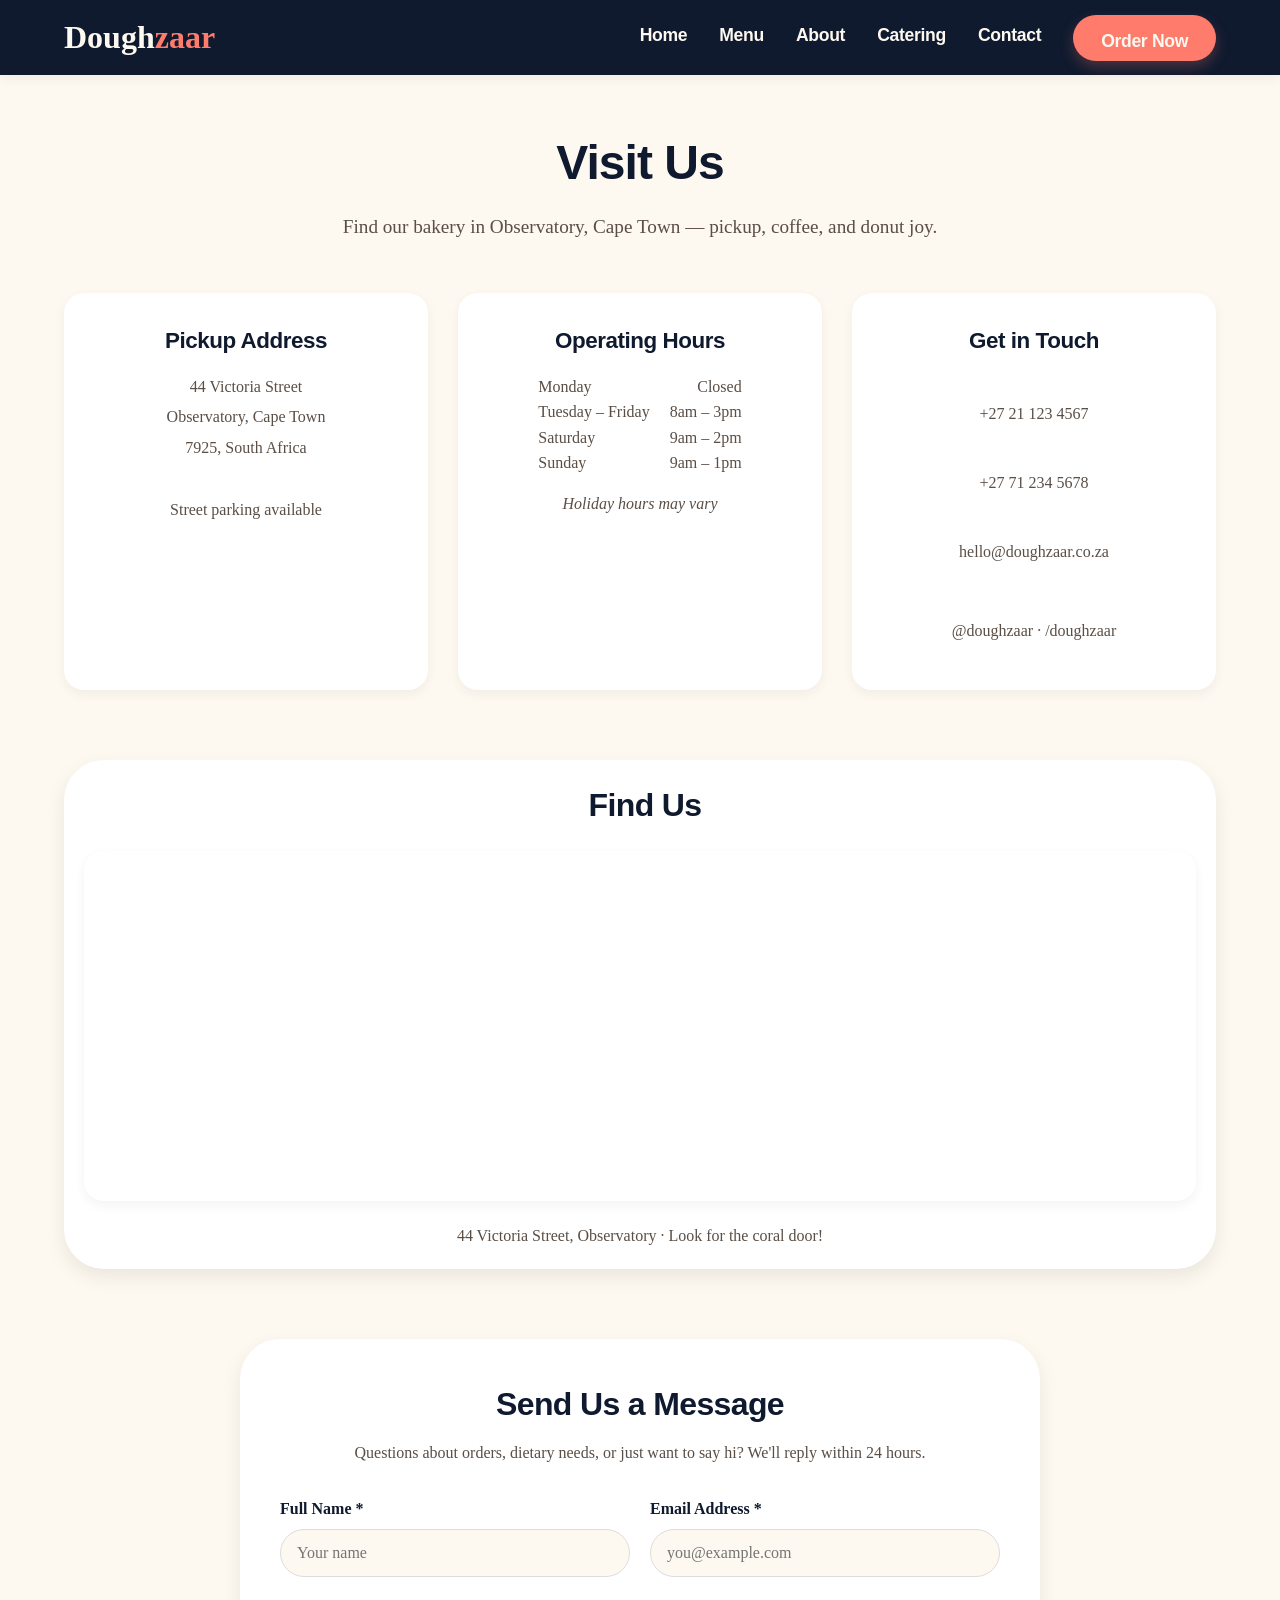
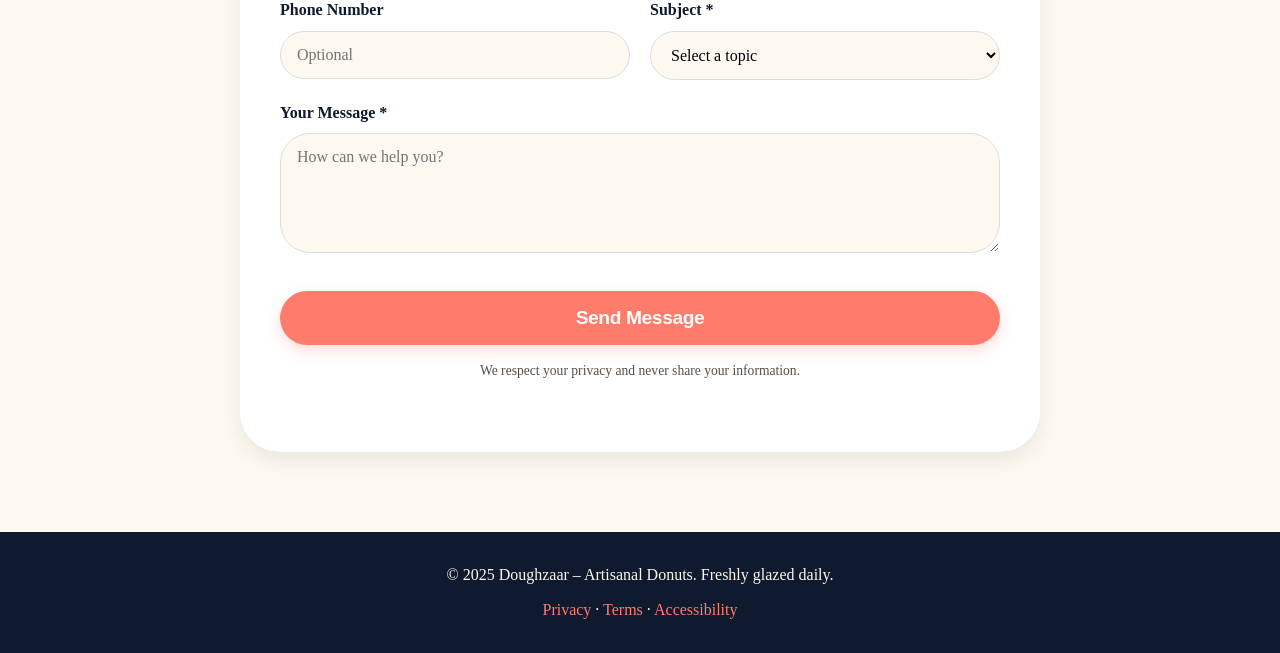
<file: contact.html>
<!DOCTYPE html>
<html lang="en">
<head>
  <meta charset="UTF-8">
  <meta name="viewport" content="width=device-width, initial-scale=1.0">
  <title>Doughzaar · Contact & Location</title>
  <!-- Font Icons -->
  <!-- <link rel="stylesheet" href="https://cdnjs.cloudflare.com/ajax/libs/font-awesome/6.0.0-beta3/css/all.min.css"> -->
  <link rel="stylesheet" href="contact.css">
  <link rel="icon" type="image/png" href="logo.png">

</head>
<body>

<!-- STICKY NAVIGATION -->
<nav>
  <div class="container">
    <a href="index.html" class="logo">Dough<span>zaar</span></a>
    <div class="nav-links">
      <a href="index.html">Home</a><a href="services.html">Menu</a><a href="about.html">About</a><a href="enquiry.html">Catering</a><a href="contact.html">Contact</a>
      <a href="#" class="btn">Order Now<span class="cart-count" style="background:white;color:var(--navy);border-radius:50%;padding:0 6px;margin-left:6px;display:none;">0</span></a>
    </div>
  </div>
</nav>

<main>
  <!-- PAGE HEADER -->
  <section class="page-header">
    <div class="container">
      <h1>Visit Us</h1>
      <p>Find our bakery in Observatory, Cape Town — pickup, coffee, and donut joy.</p>
    </div>
  </section>

  <!-- CONTACT INFO CARDS (address, hours, phone/email) -->
  <section class="info-section">
    <div class="container">
      <div class="info-grid">
        <!-- Address Card -->
        <div class="info-card">
          <i class="fas fa-map-pin"></i>
          <h3>Pickup Address</h3>
          <p>44 Victoria Street</p>
          <p>Observatory, Cape Town</p>
          <p>7925, South Africa</p>
          <p style="margin-top: 10px;"><i class="fas fa-car"></i> Street parking available</p>
        </div>
        <!-- Hours Card -->
        <div class="info-card">
          <i class="fas fa-clock"></i>
          <h3>Operating Hours</h3>
          <ul class="hours-list">
            <li><span>Monday</span><span>Closed</span></li>
            <li><span>Tuesday – Friday</span><span>8am – 3pm</span></li>
            <li><span>Saturday</span><span>9am – 2pm</span></li>
            <li><span>Sunday</span><span>9am – 1pm</span></li>
          </ul>
          <p style="margin-top: 15px; font-style: italic;">Holiday hours may vary</p>
        </div>
        <!-- Contact Card -->
        <div class="info-card">
          <i class="fas fa-envelope"></i>
          <h3>Get in Touch</h3>
          <p><i class="fas fa-phone-alt"></i> +27 21 123 4567</p>
          <p><i class="fab fa-whatsapp"></i> +27 71 234 5678</p>
          <p><i class="far fa-envelope"></i> hello@doughzaar.co.za</p>
          <p style="margin-top: 15px;"><i class="fab fa-instagram"></i> @doughzaar · <i class="fab fa-facebook"></i> /doughzaar</p>
        </div>
      </div>
    </div>
  </section>

  <!-- MAP INTEGRATION (Google Maps embed) -->
  <section class="map-section">
    <div class="container">
      <div class="map-container">
        <h2><i class="fas fa-map-marked-alt" style="color: var(--coral); margin-right: 10px;"></i>Find Us</h2>
        <!-- Embedded Google Map (Observatory, Cape Town placeholder) -->
        <iframe 
          class="map-frame"
          src="https://www.google.com/maps/embed?pb=!1m18!1m12!1m3!1d3310.304869905143!2d18.471234315212515!3d-33.933333!2m3!1f0!2f0!3f0!3m2!1i1024!2i768!4f13.1!3m3!1m2!1s0x1dcc5d2e8c8f5c7b%3A0x8c8f9b9b9b9b9b9b!2sObservatory%2C%20Cape%20Town!5e0!3m2!1sen!2sza!4v1616161616161"
          allowfullscreen="" 
          loading="lazy" 
          referrerpolicy="no-referrer-when-downgrade"
          title="Doughzaar location in Observatory, Cape Town">
        </iframe>
        <p style="text-align: center; margin-top: 15px; color: var(--text-muted);">
          <i class="fas fa-directions"></i> 44 Victoria Street, Observatory · Look for the coral door!
        </p>
      </div>
    </div>
  </section>

  <!-- CONTACT FORM -->
  <section class="form-section">
    <div class="container">
      <div class="form-container">
        <h2>Send Us a Message</h2>
        <p>Questions about orders, dietary needs, or just want to say hi? We'll reply within 24 hours.</p>
        
        <form action="#" method="post">
          <div class="form-row">
            <div class="form-group">
              <label for="name">Full Name *</label>
              <input type="text" id="name" name="name" placeholder="Your name" required>
            </div>
            <div class="form-group">
              <label for="email">Email Address *</label>
              <input type="email" id="email" name="email" placeholder="you@example.com" required>
            </div>
          </div>
          <div class="form-row">
            <div class="form-group">
              <label for="phone">Phone Number</label>
              <input type="tel" id="phone" name="phone" placeholder="Optional">
            </div>
            <div class="form-group">
              <label for="subject">Subject *</label>
              <select id="subject" name="subject" required>
                <option value="">Select a topic</option>
                <option value="order">Order question</option>
                <option value="catering">Catering inquiry</option>
                <option value="feedback">Feedback</option>
                <option value="other">Other</option>
              </select>
            </div>
          </div>
          <div class="form-group">
            <label for="message">Your Message *</label>
            <textarea id="message" name="message" rows="5" placeholder="How can we help you?" required></textarea>
          </div>
          <button type="submit" class="btn btn-block">Send Message <i class="fas fa-paper-plane"></i></button>
          <p style="font-size: 0.85rem; margin-top: 15px; color: var(--text-muted); text-align: center;">We respect your privacy and never share your information.</p>
        </form>
      </div>
    </div>
  </section>
  <script src="script.js"></script>
</main>

<footer>
  <div class="container">
    <p>© 2025 Doughzaar – Artisanal Donuts. Freshly glazed daily.</p>
    <p style="margin-top: 10px;"><a href="#">Privacy</a> · <a href="#">Terms</a> · <a href="#">Accessibility</a></p>
  </div>
</footer>

</body>
</html>
</file>
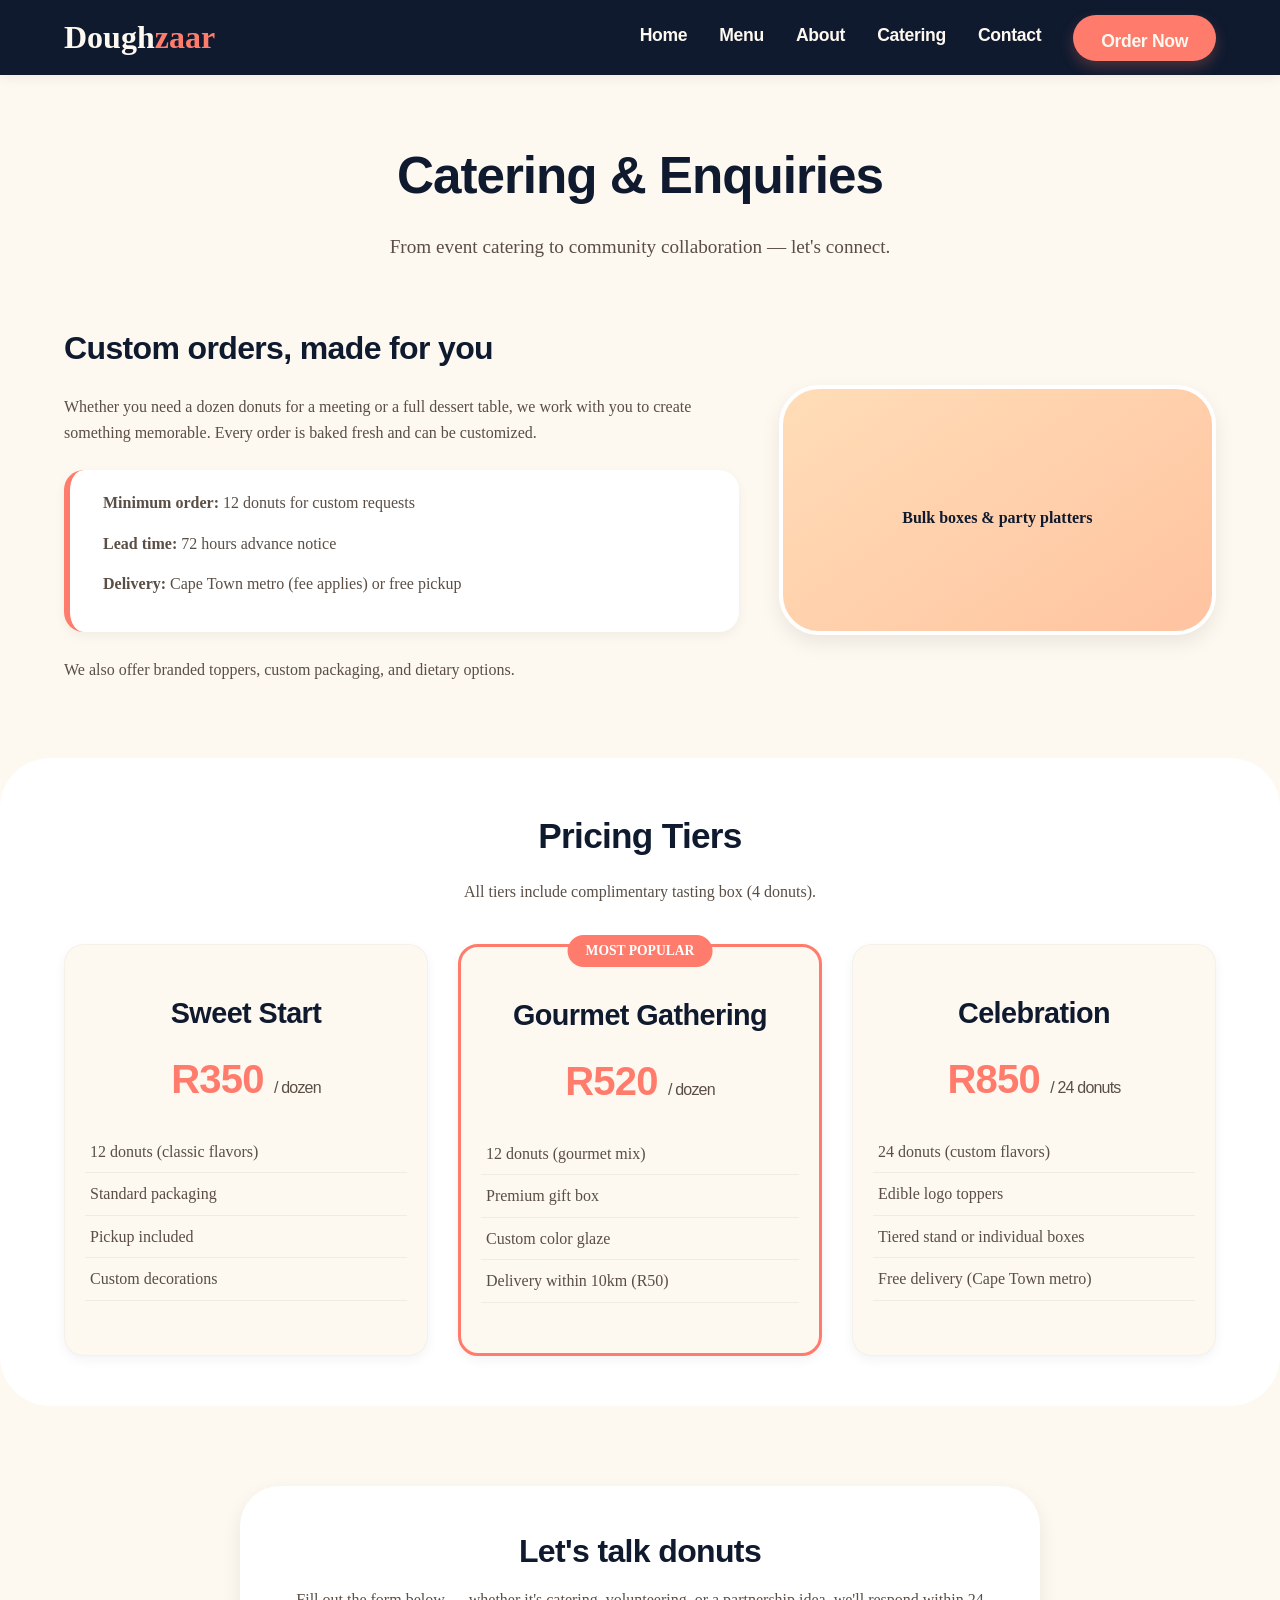
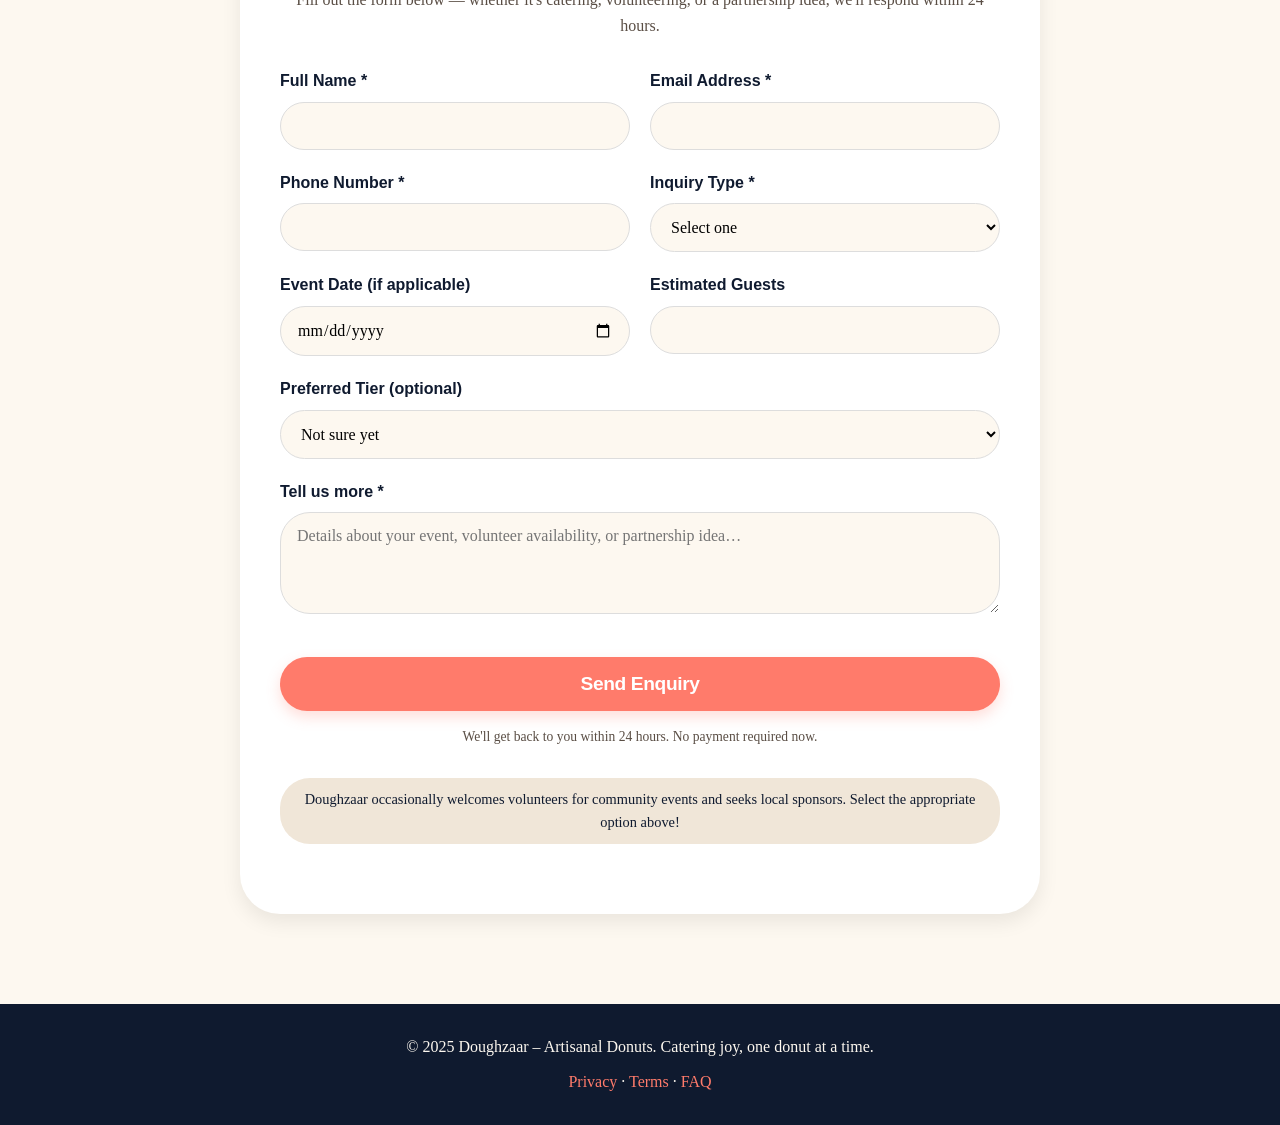
<file: enquiry.html>
<!DOCTYPE html>
<html lang="en">
<head>
  <meta charset="UTF-8">
  <meta name="viewport" content="width=device-width, initial-scale=1.0">
  <title>Doughzaar · Catering & Enquiries</title>
  <!-- Font icons -->
  <!-- <link rel="stylesheet" href="https://cdnjs.cloudflare.com/ajax/libs/font-awesome/6.0.0-beta3/css/all.min.css"> -->
  <link rel="stylesheet" href="enquiry.css">
  <link rel="icon" type="image/png" href="logo.png">

</head>
<body>

<!-- STICKY NAVIGATION -->
<nav>
  <div class="container">
    <a href="index.html" class="logo">Dough<span>zaar</span></a>
    <div class="nav-links">
      <a href="index.html">Home</a> <a href="services.html">Menu</a> <a href="about.html">About</a> <a href="enquiry.html">Catering</a> <a href="contact.html">Contact</a>
      <a href="#" class="btn">Order Now<span class="cart-count" style="background:white;color:var(--navy);border-radius:50%;padding:0 6px;margin-left:6px;display:none;">0</span></a>
    </div>
  </div>
</nav>

<main>
  <section class="page-header">
    <div class="container">
      <h1>Catering & Enquiries</h1>
      <p>From event catering to community collaboration — let's connect.</p>
    </div>
  </section>

  <!-- CUSTOM ORDERS INFO -->
  <section class="intro-section">
    <div class="container intro-grid">
      <div class="intro-text">
        <h2>Custom orders, made for you</h2>
        <p>Whether you need a dozen donuts for a meeting or a full dessert table, we work with you to create something memorable. Every order is baked fresh and can be customized.</p>
        <div class="intro-highlight">
          <p><i class="fas fa-check-circle"></i> <strong>Minimum order:</strong> 12 donuts for custom requests</p>
          <p><i class="fas fa-clock"></i> <strong>Lead time:</strong> 72 hours advance notice</p>
          <p><i class="fas fa-truck"></i> <strong>Delivery:</strong> Cape Town metro (fee applies) or free pickup</p>
        </div>
        <p>We also offer branded toppers, custom packaging, and dietary options.</p>
      </div>
      <div class="intro-image">
        <div style="text-align: center; padding: 20px;">
          <i class="fas fa-box-open"></i> <i class="fas fa-donut"></i> <i class="fas fa-gift"></i>
          <p style="margin-top: 15px; font-weight: 600; color: var(--navy);">Bulk boxes & party platters</p>
        </div>
      </div>
    </div>
  </section>

  <!-- PRICING TIERS -->
  <section class="pricing-section">
    <div class="container">
      <h2>Pricing Tiers</h2>
      <p class="pricing-subhead">All tiers include complimentary tasting box (4 donuts).</p>
      <div class="tier-grid">
        <div class="tier-card">
          <div class="tier-name">Sweet Start</div>
          <div class="tier-price">R350 <small>/ dozen</small></div>
          <ul class="tier-details">
            <li><i class="fas fa-check"></i> 12 donuts (classic flavors)</li>
            <li><i class="fas fa-check"></i> Standard packaging</li>
            <li><i class="fas fa-check"></i> Pickup included</li>
            <li><i class="fas fa-times"></i> Custom decorations</li>
          </ul>
        </div>
        <div class="tier-card featured">
          <span class="featured-badge"><i class="fas fa-star"></i> Most Popular</span>
          <div class="tier-name">Gourmet Gathering</div>
          <div class="tier-price">R520 <small>/ dozen</small></div>
          <ul class="tier-details">
            <li><i class="fas fa-check"></i> 12 donuts (gourmet mix)</li>
            <li><i class="fas fa-check"></i> Premium gift box</li>
            <li><i class="fas fa-check"></i> Custom color glaze</li>
            <li><i class="fas fa-check"></i> Delivery within 10km (R50)</li>
          </ul>
        </div>
        <div class="tier-card">
          <div class="tier-name">Celebration</div>
          <div class="tier-price">R850 <small>/ 24 donuts</small></div>
          <ul class="tier-details">
            <li><i class="fas fa-check"></i> 24 donuts (custom flavors)</li>
            <li><i class="fas fa-check"></i> Edible logo toppers</li>
            <li><i class="fas fa-check"></i> Tiered stand or individual boxes</li>
            <li><i class="fas fa-check"></i> Free delivery (Cape Town metro)</li>
          </ul>
        </div>
      </div>
    </div>
  </section>

  <!-- LEAD GENERATION / ENQUIRY FORM (includes volunteer/sponsor option) -->
  <section class="form-section">
    <div class="container">
      <div class="form-container">
        <h2>Let's talk donuts</h2>
        <p>Fill out the form below — whether it's catering, volunteering, or a partnership idea, we'll respond within 24 hours.</p>
        
        <form action="#" method="post">
          <div class="form-row">
            <div class="form-group">
              <label for="name">Full Name *</label>
              <input type="text" id="name" name="name" required>
            </div>
            <div class="form-group">
              <label for="email">Email Address *</label>
              <input type="email" id="email" name="email" required>
            </div>
          </div>
          <div class="form-row">
            <div class="form-group">
              <label for="phone">Phone Number *</label>
              <input type="tel" id="phone" name="phone" required>
            </div>
            <div class="form-group">
              <label for="inquiry-type">Inquiry Type *</label>
              <select id="inquiry-type" name="inquiry_type" required>
                <option value="">Select one</option>
                <option value="catering">Catering / Event Order</option>
                <option value="volunteer">Volunteer Interest</option>
                <option value="sponsor">Sponsorship Opportunity</option>
                <option value="other">Other</option>
              </select>
            </div>
          </div>
          <div class="form-row">
            <div class="form-group">
              <label for="event-date">Event Date (if applicable)</label>
              <input type="date" id="event-date" name="event_date">
            </div>
            <div class="form-group">
              <label for="guest-count">Estimated Guests</label>
              <input type="number" id="guest-count" name="guest_count" min="1">
            </div>
          </div>
          <div class="form-group">
            <label for="preferred-tier">Preferred Tier (optional)</label>
            <select id="preferred-tier" name="preferred_tier">
              <option value="">Not sure yet</option>
              <option value="sweet-start">Sweet Start</option>
              <option value="gourmet">Gourmet Gathering</option>
              <option value="celebration">Celebration</option>
            </select>
          </div>
          <div class="form-group">
            <label for="message">Tell us more *</label>
            <textarea id="message" name="message" rows="4" placeholder="Details about your event, volunteer availability, or partnership idea…" required></textarea>
          </div>
          <button type="submit" class="btn btn-block">Send Enquiry <i class="fas fa-paper-plane"></i></button>
          <p style="font-size: 0.85rem; margin-top: 15px; color: var(--text-muted);">We'll get back to you within 24 hours. No payment required now.</p>
        </form>
        <p style="margin-top: 20px; font-size: 0.9rem; color: var(--navy); background: #F0E6D8; padding: 10px; border-radius: 30px; text-align: center;">
          <i class="fas fa-hands-helping" style="color: var(--coral);"></i> 
          Doughzaar occasionally welcomes volunteers for community events and seeks local sponsors. Select the appropriate option above!
        </p>
      </div>
    </div>
  </section>
  <script src="script.js"></script>
</main>

<footer>
  <div class="container">
    <p>© 2025 Doughzaar – Artisanal Donuts. Catering joy, one donut at a time.</p>
    <p style="margin-top: 10px;"><a href="#">Privacy</a> · <a href="#">Terms</a> · <a href="#">FAQ</a></p>
  </div>
</footer>

</body>
</html>
</file>
<file: contact.css>
/* ----- RESET & VARIABLES ----- */
    * { margin: 0; padding: 0; box-sizing: border-box; }
    :root {
      --navy: #0F1A2F; --cream: #FDF8F0; --coral: #FF7B6B; --coral-dark: #E56555;
      --text-dark: #2E241E; --text-muted: #5A4E45; --white: #FFFFFF;
      --shadow-sm: 0 4px 12px rgba(0,0,0,0.05); --shadow-md: 0 8px 20px rgba(0,0,0,0.08);
      --border-radius: 40px; --border-radius-sm: 20px;
    }
    body { font-family: 'Palatino', 'Georgia', serif; background: var(--cream); color: var(--text-dark); line-height: 1.6; }
    h1, h2, h3, h4, .nav-links, .btn { font-family: 'Helvetica Neue', 'Arial', sans-serif; font-weight: 600; letter-spacing: -0.02em; }
    .container { max-width: 1200px; margin: 0 auto; padding: 0 24px; }

    /* ----- NAVIGATION ----- */
    nav { background: var(--navy); padding: 12px 0; position: sticky; top: 0; z-index: 10; box-shadow: var(--shadow-sm); }
    nav .container { display: flex; align-items: center; justify-content: space-between; }
    .logo { font-size: 2rem; font-weight: 700; color: var(--cream); text-decoration: none; }
    .logo span { color: var(--coral); }
    .nav-links { display: flex; gap: 2rem; align-items: center; }
    .nav-links a { color: var(--cream); text-decoration: none; font-size: 1.1rem; padding-bottom: 4px; border-bottom: 2px solid transparent; transition: 0.2s; }
    .nav-links a:hover { color: var(--coral); border-bottom-color: var(--coral); }
    .btn { display: inline-block; background: var(--coral); color: var(--white); padding: 12px 28px; border-radius: 40px; font-weight: 600; text-decoration: none; transition: 0.2s; box-shadow: 0 6px 14px rgba(255,123,107,0.25); border: none; cursor: pointer; }
    .btn:hover { background: var(--coral-dark); transform: translateY(-2px); }
    .btn-outline { background: transparent; color: var(--navy); border: 2px solid var(--navy); box-shadow: none; }
    .btn-outline:hover { background: var(--navy); color: var(--cream); }

    /* ----- PAGE HEADER ----- */
    .page-header { padding: 50px 0 30px; text-align: center; }
    .page-header h1 { font-size: 3rem; color: var(--navy); margin-bottom: 10px; }
    .page-header p { font-size: 1.2rem; color: var(--text-muted); }

    /* ----- CONTACT INFO CARDS ----- */
    .info-section { padding: 20px 0 40px; }
    .info-grid { display: grid; grid-template-columns: repeat(auto-fit, minmax(240px, 1fr)); gap: 30px; }
    .info-card { background: var(--white); padding: 30px 20px; border-radius: var(--border-radius-sm); text-align: center; box-shadow: var(--shadow-sm); }
    .info-card i { font-size: 2.5rem; color: var(--coral); margin-bottom: 15px; }
    .info-card h3 { font-size: 1.4rem; margin-bottom: 15px; color: var(--navy); }
    .info-card p { color: var(--text-muted); margin-bottom: 5px; }
    .hours-list { list-style: none; text-align: left; display: inline-block; }
    .hours-list li { display: flex; gap: 20px; justify-content: space-between; color: var(--text-muted); }

    /* ----- MAP SECTION ----- */
    .map-section { padding: 30px 0; }
    .map-container { background: var(--white); border-radius: var(--border-radius); padding: 20px; box-shadow: var(--shadow-md); }
    .map-container h2 { font-size: 2rem; color: var(--navy); margin-bottom: 20px; text-align: center; }
    .map-frame { width: 100%; height: 350px; border: 0; border-radius: var(--border-radius-sm); box-shadow: var(--shadow-sm); }

    /* ----- CONTACT FORM SECTION ----- */
    .form-section { padding: 40px 0 60px; }
    .form-container { max-width: 800px; margin: 0 auto; background: var(--white); border-radius: var(--border-radius); padding: 40px; box-shadow: var(--shadow-md); }
    .form-container h2 { text-align: center; font-size: 2rem; color: var(--navy); margin-bottom: 10px; }
    .form-container p { text-align: center; color: var(--text-muted); margin-bottom: 30px; }
    .form-group { margin-bottom: 20px; }
    label { display: block; margin-bottom: 8px; font-weight: 600; color: var(--navy); }
    input, select, textarea { width: 100%; padding: 14px 16px; border: 1px solid #ddd; border-radius: 30px; font-family: 'Palatino', serif; font-size: 1rem; background: var(--cream); transition: border 0.2s; }
    input:focus, select:focus, textarea:focus { outline: none; border-color: var(--coral); box-shadow: 0 0 0 3px rgba(255,123,107,0.1); }
    .form-row { display: grid; grid-template-columns: 1fr 1fr; gap: 20px; }
    .btn-block { width: 100%; padding: 16px; font-size: 1.2rem; margin-top: 10px; }

    /* ----- FOOTER ----- */
    footer { background: var(--navy); color: var(--cream); padding: 30px 0; text-align: center; margin-top: 20px; }
    footer a { color: var(--coral); text-decoration: none; }

    /* ----- RESPONSIVE ----- */
    @media (max-width: 768px) {
      nav .container { flex-direction: column; gap: 15px; }
      .nav-links { flex-wrap: wrap; justify-content: center; }
      .page-header h1 { font-size: 2.5rem; }
      .form-row { grid-template-columns: 1fr; gap: 0; }
      .form-container { padding: 25px; }
    }
    @media (max-width: 480px) { .container { padding: 0 18px; } }
</file>
<file: enquiry.css>
* { margin: 0; padding: 0; box-sizing: border-box; }
    :root {
      --navy: #0F1A2F; --cream: #FDF8F0; --coral: #FF7B6B; --coral-dark: #E56555;
      --text-dark: #2E241E; --text-muted: #5A4E45; --white: #FFFFFF;
      --shadow-sm: 0 4px 12px rgba(0,0,0,0.05); --shadow-md: 0 8px 20px rgba(0,0,0,0.08);
      --border-radius: 40px; --border-radius-sm: 20px;
    }
    body { font-family: 'Palatino', 'Georgia', serif; background: var(--cream); color: var(--text-dark); line-height: 1.6; }
    h1, h2, h3, h4, .nav-links, .btn, .tier-name, .tier-price { font-family: 'Helvetica Neue', 'Arial', sans-serif; font-weight: 600; letter-spacing: -0.02em; }
    .container { max-width: 1200px; margin: 0 auto; padding: 0 24px; }
    nav { background: var(--navy); padding: 12px 0; position: sticky; top: 0; z-index: 10; box-shadow: var(--shadow-sm); }
    nav .container { display: flex; align-items: center; justify-content: space-between; }
    .logo { font-size: 2rem; font-weight: 700; color: var(--cream); text-decoration: none; }
    .logo span { color: var(--coral); }
    .nav-links { display: flex; gap: 2rem; align-items: center; }
    .nav-links a { color: var(--cream); text-decoration: none; font-size: 1.1rem; padding-bottom: 4px; border-bottom: 2px solid transparent; transition: 0.2s; }
    .nav-links a:hover { color: var(--coral); border-bottom-color: var(--coral); }
    .btn { display: inline-block; background: var(--coral); color: var(--white); padding: 12px 28px; border-radius: 40px; font-weight: 600; text-decoration: none; transition: 0.2s; box-shadow: 0 6px 14px rgba(255,123,107,0.25); border: none; cursor: pointer; }
    .btn:hover { background: var(--coral-dark); transform: translateY(-2px); }
    .btn-outline { background: transparent; color: var(--navy); border: 2px solid var(--navy); box-shadow: none; }
    .btn-outline:hover { background: var(--navy); color: var(--cream); }
    .page-header { padding: 60px 0 30px; text-align: center; }
    .page-header h1 { font-size: 3.2rem; color: var(--navy); margin-bottom: 15px; }
    .page-header p { font-size: 1.2rem; color: var(--text-muted); max-width: 700px; margin: 0 auto; }
    .intro-section { padding: 30px 0; }
    .intro-grid { display: flex; align-items: center; gap: 40px; flex-wrap: wrap; }
    .intro-text { flex: 2 1 300px; }
    .intro-text h2 { font-size: 2rem; color: var(--navy); margin-bottom: 20px; }
    .intro-text p { margin-bottom: 15px; color: var(--text-muted); }
    .intro-highlight { background: var(--white); padding: 20px 25px; border-radius: var(--border-radius-sm); margin: 25px 0; border-left: 6px solid var(--coral); box-shadow: var(--shadow-sm); }
    .intro-highlight i { color: var(--coral); margin-right: 8px; }
    .intro-image { flex: 1 1 250px; background: linear-gradient(145deg, #FFDDB7, #FFC3A0); border-radius: var(--border-radius); min-height: 250px; display: flex; align-items: center; justify-content: center; box-shadow: var(--shadow-md); border: 4px solid white; }
    .intro-image i { font-size: 5rem; color: var(--navy); }
    .pricing-section { padding: 50px 0; background: var(--white); border-radius: 50px; margin: 30px 0; }
    .pricing-section h2 { text-align: center; font-size: 2.2rem; color: var(--navy); margin-bottom: 15px; }
    .pricing-subhead { text-align: center; color: var(--text-muted); margin-bottom: 40px; }
    .tier-grid { display: grid; grid-template-columns: repeat(auto-fit, minmax(260px, 1fr)); gap: 30px; }
    .tier-card { background: var(--cream); border-radius: var(--border-radius-sm); padding: 30px 20px; text-align: center; box-shadow: var(--shadow-sm); transition: transform 0.2s; border: 1px solid rgba(0,0,0,0.03); position: relative; }
    .tier-card:hover { transform: translateY(-6px); box-shadow: var(--shadow-md); }
    .tier-card.featured { border: 3px solid var(--coral); }
    .featured-badge { position: absolute; top: -12px; left: 50%; transform: translateX(-50%); background: var(--coral); color: white; padding: 5px 18px; border-radius: 30px; font-size: 0.85rem; font-weight: 600; text-transform: uppercase; }
    .tier-name { font-size: 1.8rem; color: var(--navy); margin: 15px 0 10px; }
    .tier-price { font-size: 2.5rem; color: var(--coral); margin-bottom: 20px; }
    .tier-price small { font-size: 1rem; color: var(--text-muted); font-weight: 400; }
    .tier-details { list-style: none; margin: 20px 0; text-align: left; }
    .tier-details li { padding: 8px 0; border-bottom: 1px solid rgba(0,0,0,0.05); color: var(--text-muted); }
    .tier-details i { color: var(--coral); width: 24px; margin-right: 5px; }
    .form-section { padding: 50px 0; }
    .form-container { max-width: 800px; margin: 0 auto; background: var(--white); border-radius: var(--border-radius); padding: 40px; box-shadow: var(--shadow-md); }
    .form-container h2 { text-align: center; font-size: 2rem; color: var(--navy); margin-bottom: 10px; }
    .form-container p { text-align: center; color: var(--text-muted); margin-bottom: 30px; }
    .form-group { margin-bottom: 20px; }
    label { display: block; margin-bottom: 8px; font-weight: 600; color: var(--navy); font-family: 'Helvetica Neue', sans-serif; }
    input, select, textarea { width: 100%; padding: 14px 16px; border: 1px solid #ddd; border-radius: 30px; font-family: 'Palatino', serif; font-size: 1rem; background: var(--cream); transition: border 0.2s; }
    input:focus, select:focus, textarea:focus { outline: none; border-color: var(--coral); box-shadow: 0 0 0 3px rgba(255,123,107,0.1); }
    .form-row { display: grid; grid-template-columns: 1fr 1fr; gap: 20px; }
    .btn-block { width: 100%; padding: 16px; font-size: 1.2rem; margin-top: 15px; }
    footer { background: var(--navy); color: var(--cream); padding: 30px 0; text-align: center; margin-top: 40px; }
    footer a { color: var(--coral); text-decoration: none; }
    @media (max-width: 768px) {
      nav .container { flex-direction: column; gap: 15px; }
      .nav-links { flex-wrap: wrap; justify-content: center; }
      .page-header h1 { font-size: 2.5rem; }
      .intro-grid { flex-direction: column-reverse; text-align: center; }
      .intro-highlight { text-align: left; }
      .form-row { grid-template-columns: 1fr; gap: 0; }
      .form-container { padding: 25px; }
    }
    @media (max-width: 480px) { .container { padding: 0 18px; } }
</file>
